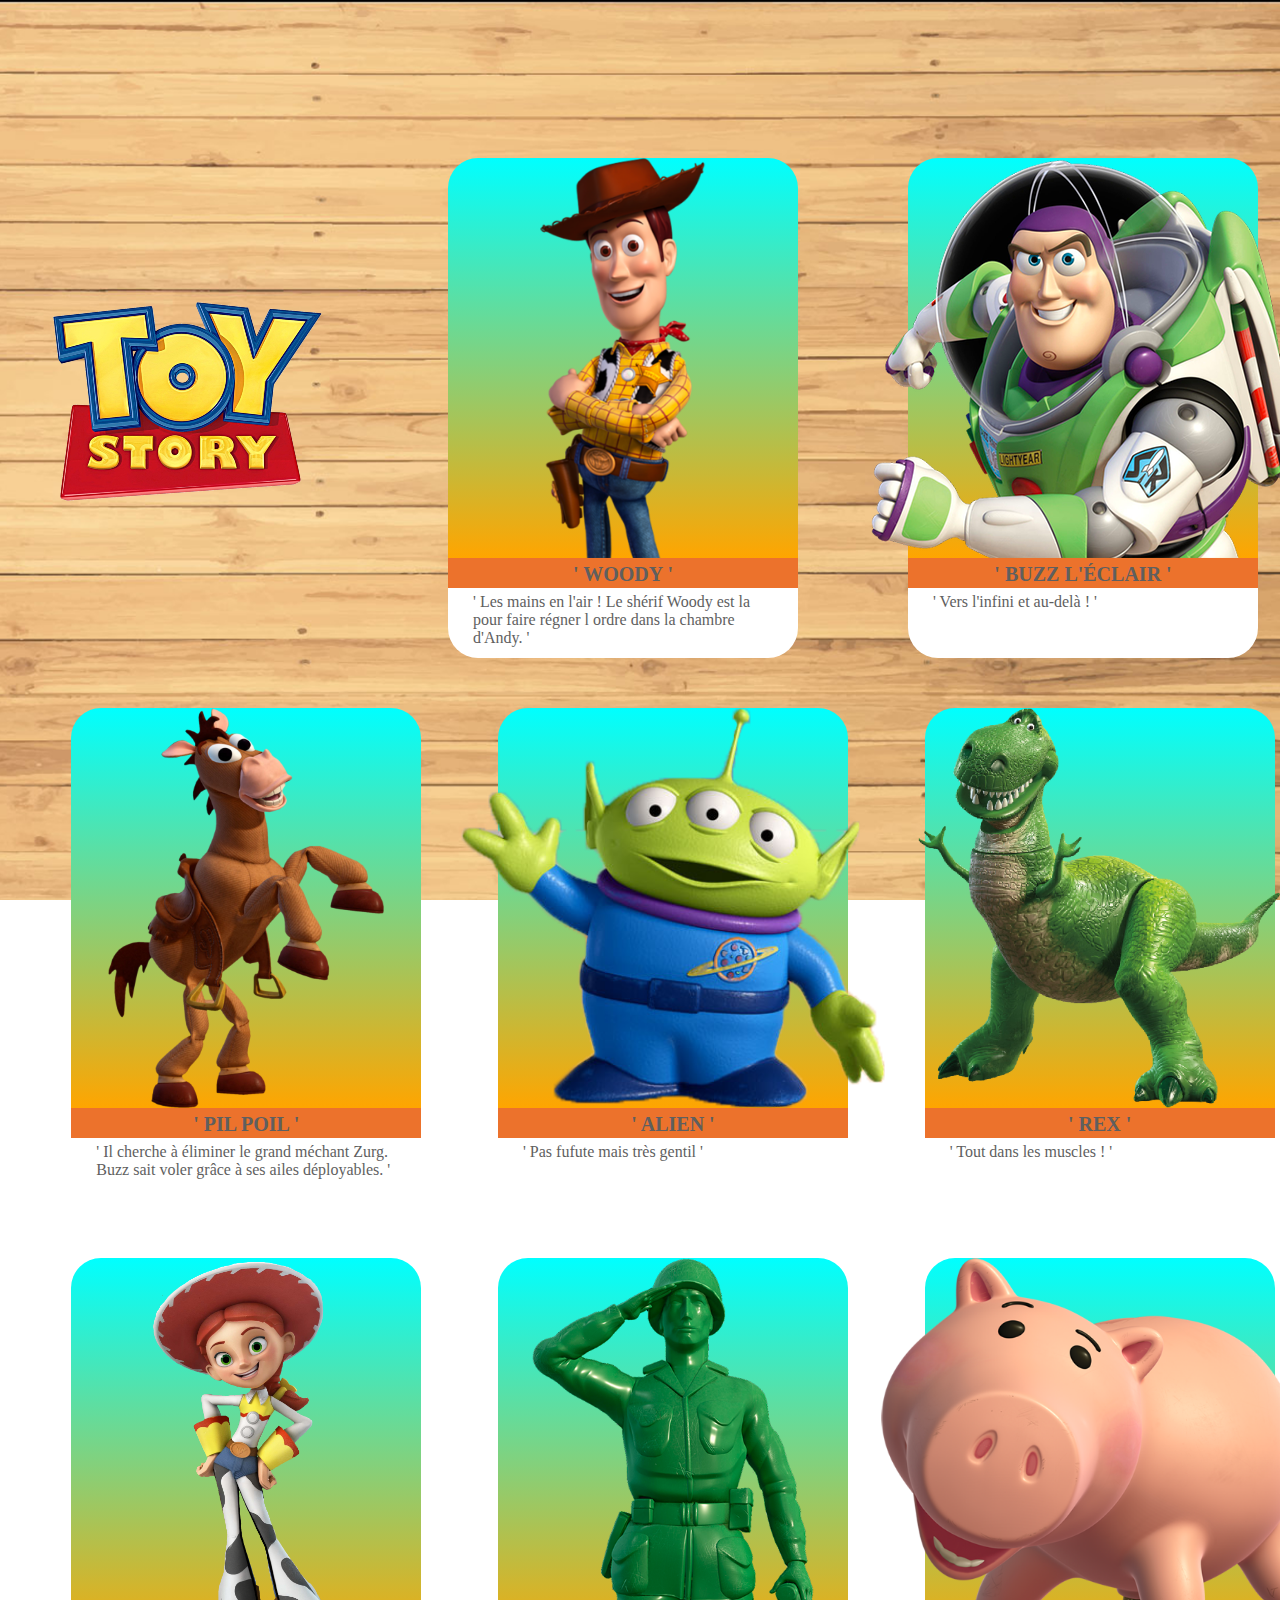
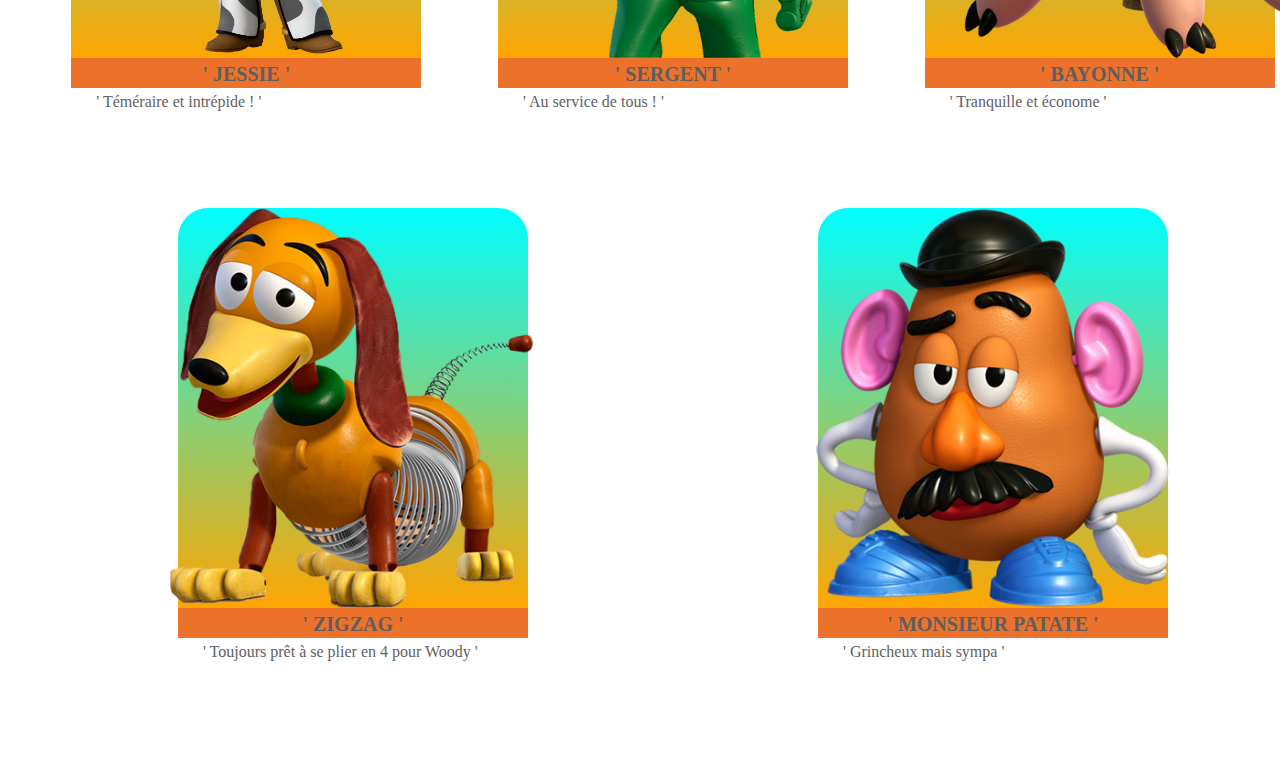
<file: sequence1/index.html>
<!DOCTYPE html>
<html>
<head>
	<title>Toy Story</title>
    <link rel="stylesheet" type="text/css" href="style.css">
    <meta charset="utf-8">
</head>
<body>
    <img src="images/logo.png" alt="logo" class="logo">





    <script src="https://ajax.googleapis.com/ajax/libs/jquery/3.5.1/jquery.min.js"></script> 
    <script>
         $(document).ready(function(){
    console.log("démarrage");
    fetch('datastory.json')
        .then(function (test) {
            console.log('le ficher est arrivé')
            console.log('maintenant c\est bon' )
            return test.json()
        })
    .then(function (reponse) {
        console.log('fin');
        reponse.forEach (function f(search) {
            document.body.innerHTML +=  `
     <div class="toy-card">
                <div class="toy-card__image">
                <img src=' ` +search.photo+  ` ' alt="">
                </div>
                <div class="toy-card__name"><p>' ` +search.nom+ ` '</p></div>
            <div class="toy-card__description">
                <p>' ` +search.info+ ` ' </p>
            </div>
            <div class="toy-card__unit-stats">
            <div class="one-third">
                <div class="third">
                <div class="stat">  ' `+search.vie+ ` '  </div>
                <div class="stat-value">Vie</div>
                </div>
                <div class="third">
                <div class="stat"> ' ` +search.discretion+ `  ' </div>
                <div class="stat-disc"> Discretion </div>
                </div>
                <div class="third">
                <div class="stat"> ' ` +search.action+ ` ' </div>
                <div class="stat-act"> Action </div>
                </div>
                </div>


                </div>
                </div>
    `
        });
    })
}) 
    var monTableau = [

{ "nom": "Woody", "vie": "25", "discretion": "22", "action": "40", "photo": "images/woody.png", "info": "Les mains en l'air ! Le shérif Woody est la pour faire régner l ordre dans la chambre d'Andy." },

{ "nom": "Buzz l'éclair", "vie": "35", "discretion": "15", "action": "70", "photo": "images/buzz.png", "info": "Vers l'infini et au-delà !" },

{ "nom": "Pil Poil", "vie": "14", "discretion": "10", "action": "60", "photo": "images/pilpoil.png", "info": "Il cherche à éliminer le grand méchant Zurg. Buzz sait voler grâce à ses ailes déployables." },

{ "nom": "Alien", "vie": "11", "discretion": "12", "action": "10", "photo": "images/alien.png", "info": "Pas fufute mais très gentil" },

{ "nom": "Rex", "vie": "40", "discretion": "24", "action": "50", "photo": "images/rex.png", "info": "Tout dans les muscles !" },

{ "nom": "Jessie", "vie": "37", "discretion": "45", "action": "65", "photo": "images/jessie.png", "info": "Téméraire et intrépide ! " },

{ "nom": "Sergent", "vie": "12", "discretion": "60", "action": "75", "photo": "images/sergent.png", "info": "Au service de tous !" },

{ "nom": "Bayonne", "vie": "25", "discretion": "30", "action": "20", "photo": "images/bayonne.png", "info": "Tranquille et économe" },

{ "nom": "ZigZag", "vie": "35", "discretion": "30", "action": "40", "photo": "images/zigzag.png", "info": "Toujours prêt à se plier en 4 pour Woody" },

{ "nom": "Monsieur Patate", "vie": "18", "discretion": "35", "action": "30", "photo": "images/patate.png", "info": "Grincheux mais sympa" }

]
</script>
<script>
 
        </script>
    </script>
    
</body>

</html>
</file>
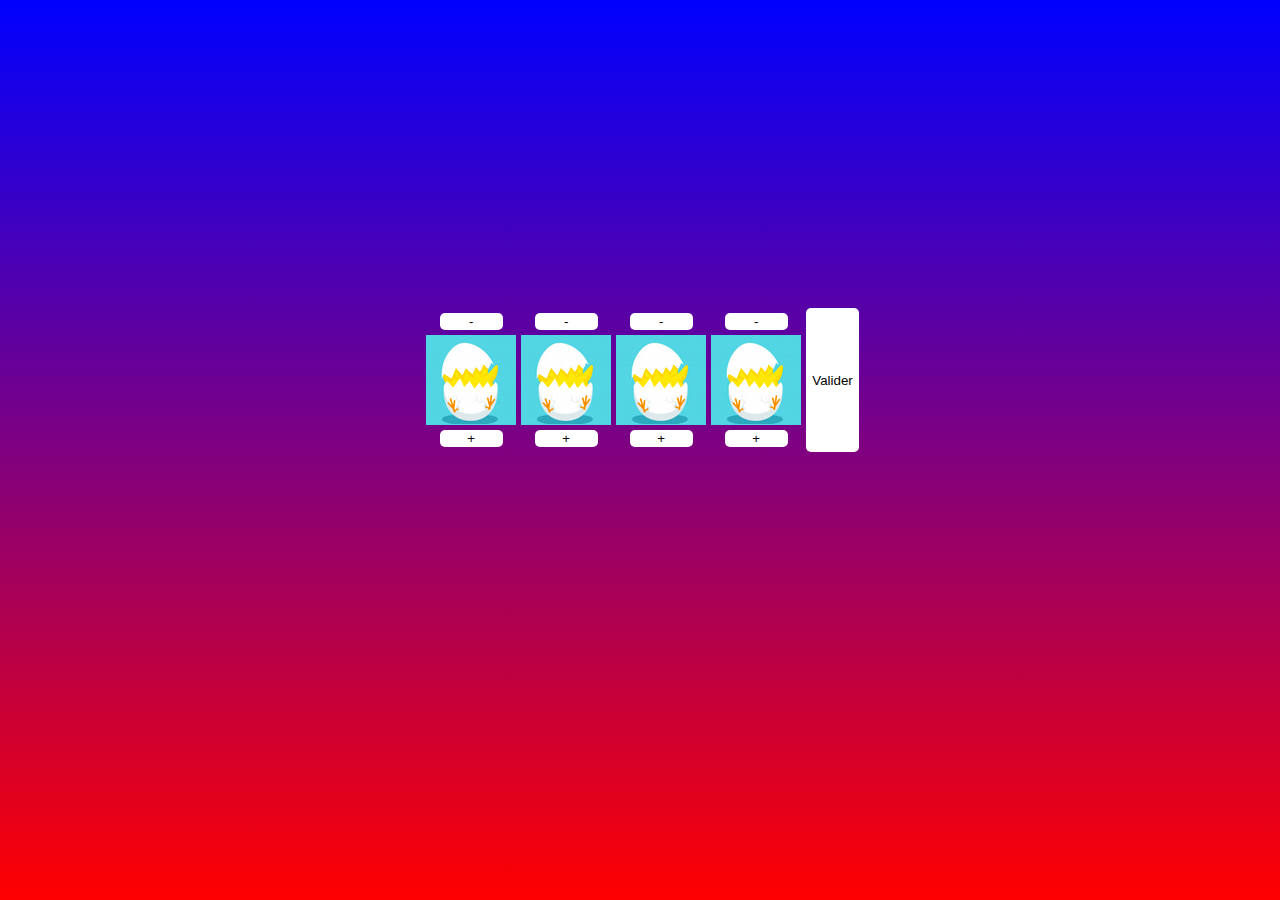
<file: sequence4/index.html>
<!DOCTYPE html>
<html lang="fr">
<head>
    <meta charset="UTF-8">
    <meta http-equiv="X-UA-Compatible" content="IE=edge">
    <meta name="viewport" content="width=device-width, initial-scale=1.0">
    <title>Enigme piou piou</title>
    <style type="text/css">
        html{
            background: linear-gradient(blue, red);
            background-repeat: no-repeat;
            height: 100%;
        }

        body{
            padding-top: 300px;
            display: flex;
            justify-content: center;
        }

        button{
            border: none;
            background-color: white;
        }


        #haut1, #haut2, #haut3, #haut4, #bas1, #bas2, #bas3, #bas4{
            border-radius: 5px;
            width: 70%;
        }

        #des1{
            background: url("images/oeufs.jpg");
            height: 90px;
            width: 90px;
            background-position-y: 0px;
        }

        #des2{
            background: url("images/oeufs.jpg");
            height: 90px;
            width: 90px;
            background-position-y: 0px;
        }

        #des3{
            background: url("images/oeufs.jpg");
            height: 90px;
            width: 90px;
            background-position-y: 0px;
        }

        #des4{
            background: url("images/oeufs.jpg");
            height: 90px;
            width: 90px;
            background-position-y: 0px;
        }

        .te, #valider{
            margin-left: 5px;
            border-radius: 5px;
        }

        .tes{
            width: 100%;
            display: flex;
            justify-content: center;
            padding-top: 5px;
            padding-bottom: 5px;
        }

        p{
            color: white;
            font-family: Helvetica;
            font-size: 200px;
            position: fixed;
        }

        #valider:hover {
            background: linear-gradient(blue, red);
        }

        #bas1:hover {background: linear-gradient(blue, red);
            color: white;} 
        #bas2:hover {background: linear-gradient(blue, red);
            color: white;} 
        #bas3:hover {background: linear-gradient(blue, red);
            color: white;} 
        #bas4:hover {
            background: linear-gradient(blue, red);
            color: white;
        }
        #haut1:hover {
            background: linear-gradient(blue, red);
            color: white;
        } 
        #haut2:hover {
            background: linear-gradient(blue, red);
            color: white;} 
            #haut3:hover {
                background: linear-gradient(blue, red);
            color: white;} 
            #haut4:hover {
            background: linear-gradient(blue, red);
            color: white;
        }
    </style>
    <script src="https://code.jquery.com/jquery-3.5.1.js"></script>
    <script>
        var depart1=0;
        var pos1=0;
        var depart2=0;
        var pos2=0;
        var depart3=0;
        var pos3=0;
        var depart4=0;
        var pos4=0;

        $(document).ready(function () {
            $pos1=0, $pos2=0, $pos3=0, $pos4=0;
            $('#bas1').click(function () {
                $pos1-= 100; if($pos1<-300)$pos1=0;
                $("#des1").animate({'background-position-y' : $pos1});
            })

            $('#haut1').click(function () {
                $pos1-= -100; if($pos1<-300)$pos1=0;
                $("#des1").animate({'background-position-y' : $pos1});
            })

            $('#bas2').click(function () {
                $pos2 -= 100; if($pos2<-300)$pos2=0;
                $("#des2").animate({'background-position-y' : $pos2});
            })

            $('#haut2').click(function () {
                $pos2 -= -100; if($pos2<-300)$pos2=0;
                $("#des2").animate({'background-position-y' : $pos2});
            })

            $('#bas3').click(function () {
                $pos3 -= 100; if($pos3<-300)$pos3=0;
                $("#des3").animate({'background-position-y' : $pos3});
            })

            $('#haut3').click(function () {
                $pos3 -= -100; if($pos3<-300)$pos3=0;
                $("#des3").animate({'background-position-y' : $pos3});
            })

            $('#bas4').click(function () {
                $pos4 -= 100; if($pos4<-300)$pos4=0;
                $("#des4").animate({'background-position-y' : $pos4});
            })

            $('#haut4').click(function () {
                $pos4 -= -100; if($pos4<-300)$pos4=0;
                $("#des4").animate({'background-position-y' : $pos4});
            })


            $('#valider').click(function () {
                if ($pos1 == -100 && $pos2 == -100 && $pos3 == -100 && $pos4 == -100) {
                    $('#resultat').fadeOut().delay(300000).html('Bon');
                } else {
                    $('#resultat').fadeOut().delay(300000).html('Faux');
                }
            });
        });

        
    </script>
</head>
<body>
    <div class="te">
        <div class="tes">
            <button id="haut1">-</button>
        </div>
        <div id="des1"></div>
        <div class="tes">
            <button id="bas1">+</button>
        </div>
    </div>
    <div class="te">
        <div class="tes">
            <button id="haut2">-</button>
        </div>
        <div id="des2"></div>
        <div class="tes">
            <button id="bas2">+</button>
        </div>
    </div>
    <div class="te">
        <div class="tes">
            <button id="haut3">-</button>
        </div>
        <div id="des3"></div>
        <div class="tes">
            <button id="bas3">+</button>
        </div>
    </div>
    <div class="te">
        <div class="tes">
            <button id="haut4">-</button>
        </div>
        <div id="des4"></div>
        <div class="tes">
            <button id="bas4">+</button>
        </div>
    </div>
        <button id="valider">Valider</button>
    <br>
        <p id="resultat"></p>
    
</body>
</html>
</file>
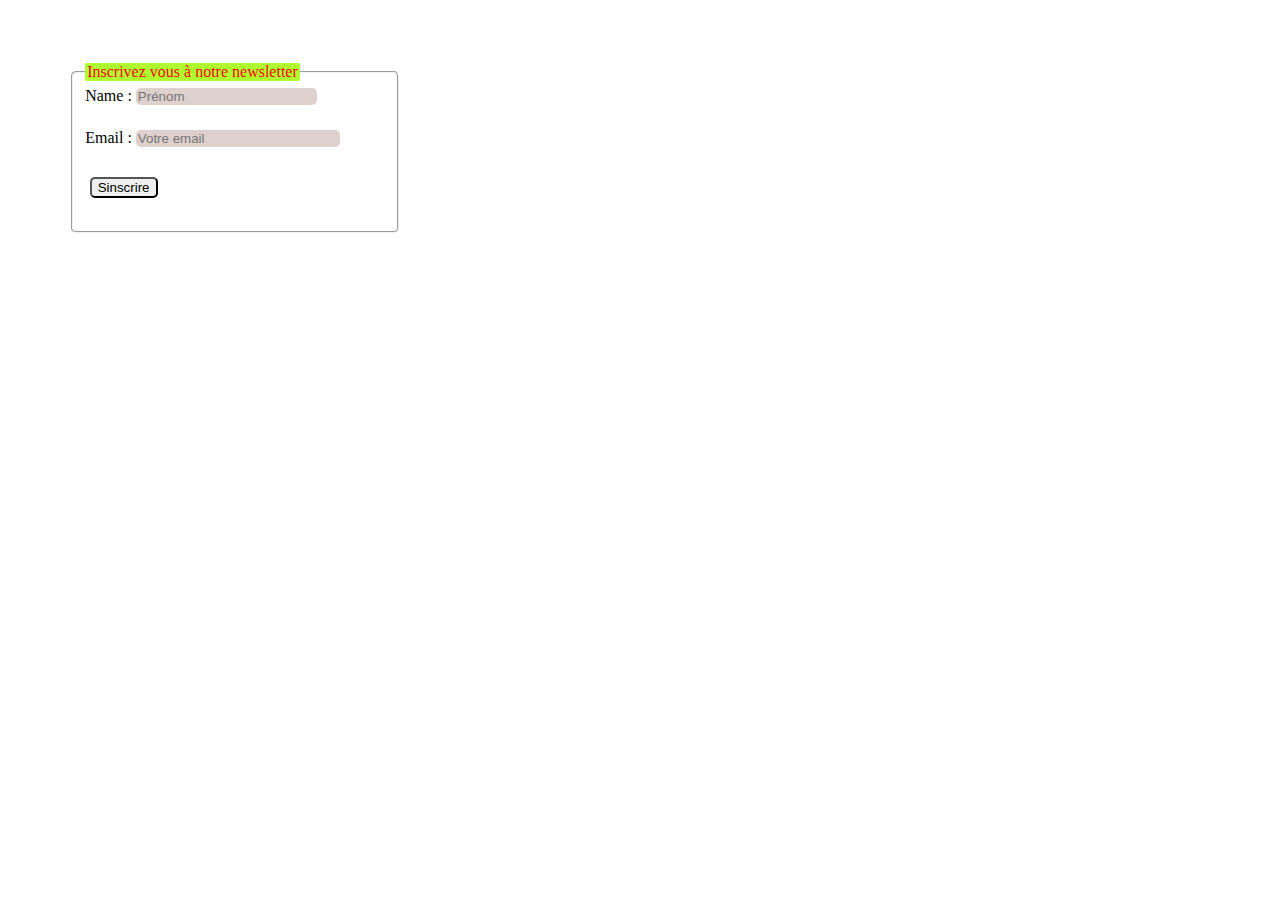
<file: sequence5/index.html>
<!DOCTYPE html>
<html lang="fr">
<head>
	<meta charset="UTF-8">
    <title>Inscription à la newsletter</title>
    <style>
legend{
    color: red;
    background-color: greenyellow;
    border-radius: 2px;
}
fieldset {
    margin: 5%;
    width: 300px;
    height: 150px;
    border-radius: 5px;
}

#email{
    background-color: #ded0cd;
    border: none;
    border-radius: 5px;
    width: 200px;

}

.email{
    margin-top: 2%;
}

#prenom{
    background-color: #ded0cd;
    border: none;
    border-radius: 5px;
}

#submit{
    border-radius: 5px;
    margin-left: 1.5%;
    margin-top: 10%;
}


    </style>
</head>

<body>
    <div id="form">
        <fieldset>
            <legend>Inscrivez vous à notre newsletter</legend>
            <form action="validation.php" method="post">
                <div class="prenom">
                    <label for="prenom">Name : </label>
                    <input type="text" id="prenom" name="prenom" placeholder="Prénom" required>
                </div>
                <br>
                <div class="email">
                    <label for="email">Email : </label>
                    <input type="email" id="email" name="email" placeholder="Votre email" required><br>
                    <input type="submit" id="submit" value="Sinscrire">
                </div>
        </fieldset>
            </form>
    </div>
</body>

<script src="https://code.jquery.com/jquery-3.3.1.min.js"></script>
<script>
    $(document).ready(function() {
      $('form').submit(function(event){
          event.preventDefault(); // Empêche le changement de page
          //console.log('envoi');
          traitementDuFormulaire();

      });

      function traitementDuFormulaire(){
          var formData = $('form').serialize();  // = var data = { prenom : $('#prenom').val(), mail : $('#mail').val() };
          console.info(formData);

          $.ajax({
              dataType : 'json',
              type : 'POST',
              url : 'validation.php',
              data : formData,
              success: function (reponse){
                  console.log(reponse);
                  $('.erreur').remove();

                  if (reponse === true) {
                      //console.log ('tout est ok');
                      $('input').last().after('Vous êtes bien enregistré !');
                  }
                  else{
                      // Il y a des erreurs
                      $.each(reponse, function(champ, erreur){
                          msgErreur ='<span class="erreur">'+erreur+'</span>'
                          $('#'+champ).after(msgErreur)
                            
                          $.each(reponse, function (champ, erreur){
                            
                          });
                      });
                  }
              },
              error: function(){
                  console.log('Problème de validation');
              }

          });
      }

    });
</script>
</html>
</file>
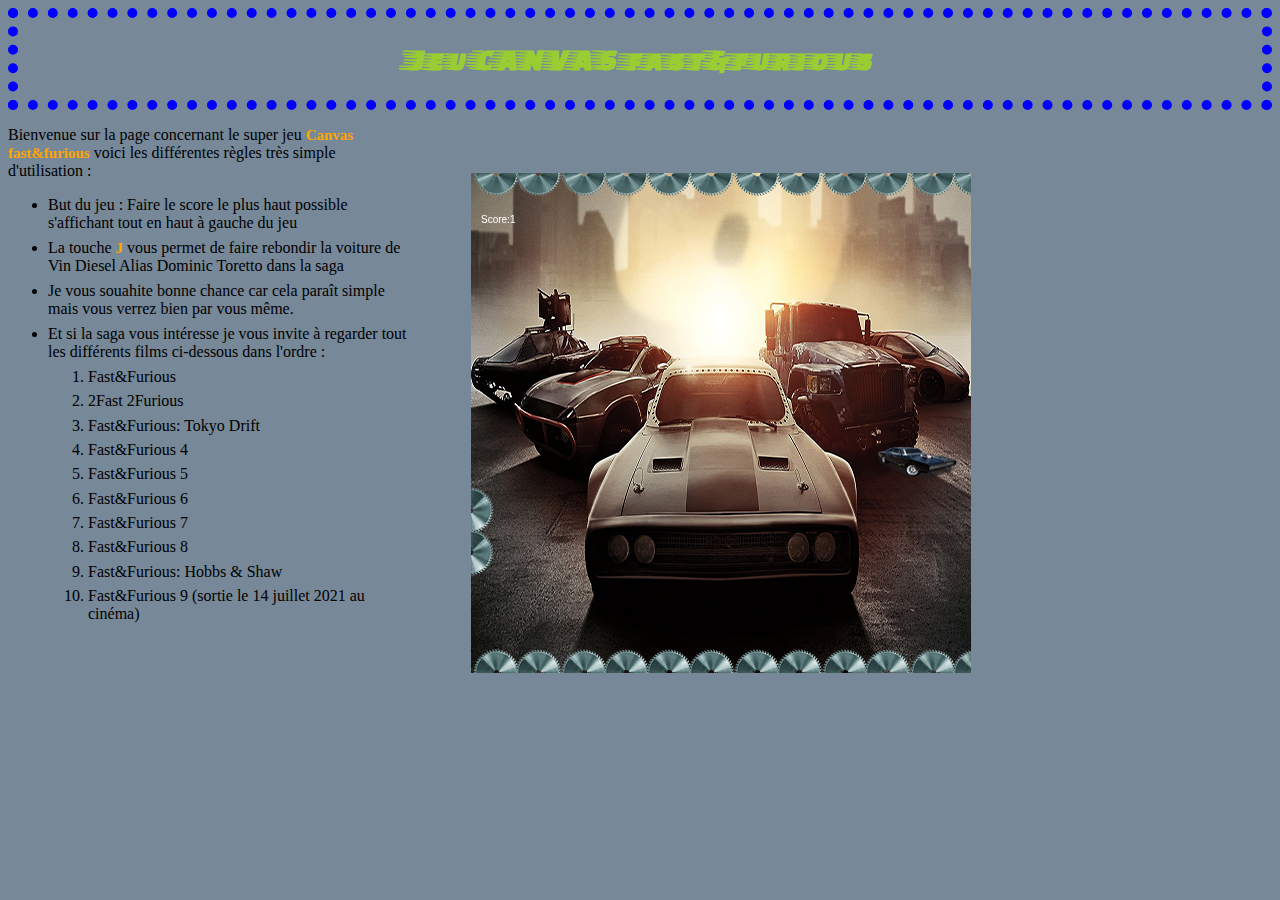
<file: sequence6/index.html>
<!DOCTYPE html>
<html lang="en">
<head>
    <meta charset="UTF-8">
    <meta http-equiv="X-UA-Compatible" content="IE=edge">
    <meta name="viewport" content="width=device-width, initial-scale=1.0">
    <title>Jeu Javascript</title>
    <script src="https://code.jquery.com/jquery-3.6.0.min.js"></script>
    <style>
         @import url('https://fonts.googleapis.com/css2?family=Faster+One&display=swap');
        body{
            background-color: lightslategray;
            
        }
        #titre{
            display: flex;
            justify-content: center;
            align-items: center;
            border: 10px dotted blue;
            font-family: 'Faster One', cursive;
            color:yellowgreen;
            font-size: 20px;
            
            
        }

        #regles {
            width: 400px;
            float:inline-start;
            
            
        }
        canvas {
            margin-left: 5%;
            margin-top: 5%;
        }
        span {
            color: orange;
            
        }

        li {
            margin-top: 2%;
        }

        .touche {
            font-size: 15px;
            font-weight: bold;
        }

        .titre {
            font-size: 15px;
            font-weight: bold;
        }
    </style>
    <script type="text/javascript">
    
    
    $(document).ready(function(){
        //declaration des variables
        var canvas1 = document.getElementById('monCanvas');
        var context = canvas1.getContext('2d');
        var x=250; 
        var y=250; 
        var vity=0; 
        var vitx=4; 
        var sauter=0; 
        var oldsauter=0; 
        var xobs=475; 
        var yobs=200; 
        var compteur=0;

        $('body').keydown(function(ev){
        if(ev.keyCode == 74) sauter=1 ;
        });

    $('body').keyup(function(ev){
        if(ev.keyCode == 74) {sauter=0;oldsauter=0} ;
        }); 
        
        // appel du ballon, des barres, et des obstacles
       
        var voiture = new Image();
        voiture.src = "Image/voiture.png";

        var voiture2 = new Image();
        voiture2.src = "Image/voiture2.png";
        
        var barre = new Image();
        barre.src = "Image/barre.png";

        var obstacle = new Image();
        obstacle.src = "Image/obstacle.png";

        var fond = new Image();
        fond.src = "Image/fastfurious.jpg";

       

        // Rafraichir la scène pour les déplacements
        var montimer = setInterval(function(){
            //Dessiner le fond  
            context.drawImage(fond,0,0)
            

            //Dessiner la voiture
            context.drawImage(voiture,x,y);
           
            

            //Animer le ballon
            x+=vitx
            
            //Dessiner les barres
            context.drawImage(barre,0,-25);
            context.drawImage(barre,0,475);
            x+=vitx
            y+=vity

            //Dessiner les obstacles

            context.drawImage(obstacle, xobs, yobs);


            //compteur 

             

             //incrementation variable vity

             vity += 0.05;

            //test des bordures
            if( x >= 430 ) { // Touche à droite
                
                vitx = -vitx ;
                
                compteur += 1;
                
                 

                if(y >= yobs-40 && y <= yobs+59) {
                    //console.log('touché')
                    compteur = 0;
                }
                
                x = 430 
                
            
                xobs = -24
                yobs = Math.round((Math.random()*330)+20)
                
            }
            if( x <= 0  ) {  // Touche à gauche
                vitx = -vitx ;
                
                compteur += 1;
                context.drawImage(voiture,x,y)
                
                x= 0 

                if(y >= yobs-40 && y <= yobs+89) {
                    //console.log('touché')
                    compteur = 0;
                }
            
                xobs = 476
                yobs = Math.round((Math.random()*330)+20)
            }
            if( y >= 435 ) { 
                vity = -vity ;
                compteur = 0 

                if(y >= yobs-40 && y <= yobs+89) {
                    //console.log('touché')
                    compteur = 0;
                }
                
                y= 435 }
            if( y <= 20  ) { 
                vity = -vity ;
                compteur = 0
                

                if(y >= yobs-40 && y <= yobs+89) {
                    //console.log('touché')
                    compteur = 0;
                }
                
                y= 20 }
            
            

           

            if( sauter == 1 && oldsauter == 0 ) { oldsauter=1 ; vity-=4; }

                    
            
                //compteur 

            context.fillStyle="white";
            context.fillText('Score:'+compteur,10,50);


           

 
        }, 25)
        
    })
    </script>
</head>
<body>
    <div id="titre"><h2>Jeu CANVAS fast&furious</h2></div>
    <div id="regles">
        <p>Bienvenue sur la page concernant le super jeu <span class="titre">Canvas fast&furious</span> voici les différentes règles très simple d'utilisation :</p>
        <ul>
            <li>But du jeu : Faire le score le plus haut possible s'affichant tout en haut à gauche du jeu</li>
            <li>La touche <span class="touche">J</span> vous permet de faire rebondir la voiture de Vin Diesel Alias Dominic Toretto dans la saga</li>
            <li>Je vous souahite bonne chance car cela paraît simple mais vous verrez bien par vous même.</li>
            <li>Et si la saga vous intéresse je vous invite à regarder tout les différents films ci-dessous dans l'ordre :
                <ol>
                    <li>Fast&Furious</li>
                    <li>2Fast 2Furious </li>
                    <li>Fast&Furious: Tokyo Drift</li>
                    <li>Fast&Furious 4</li>
                    <li>Fast&Furious 5</li>
                    <li>Fast&Furious 6</li>
                    <li>Fast&Furious 7</li>
                    <li>Fast&Furious 8</li>
                    <li>Fast&Furious: Hobbs & Shaw</li>
                    <li>Fast&Furious 9 (sortie le 14 juillet 2021 au cinéma)</li>
                </ol>
            </li>
        </ul>
    </div>


    <canvas width='500' height='500' id="monCanvas"></canvas>
    
</body>
</html>
</file>
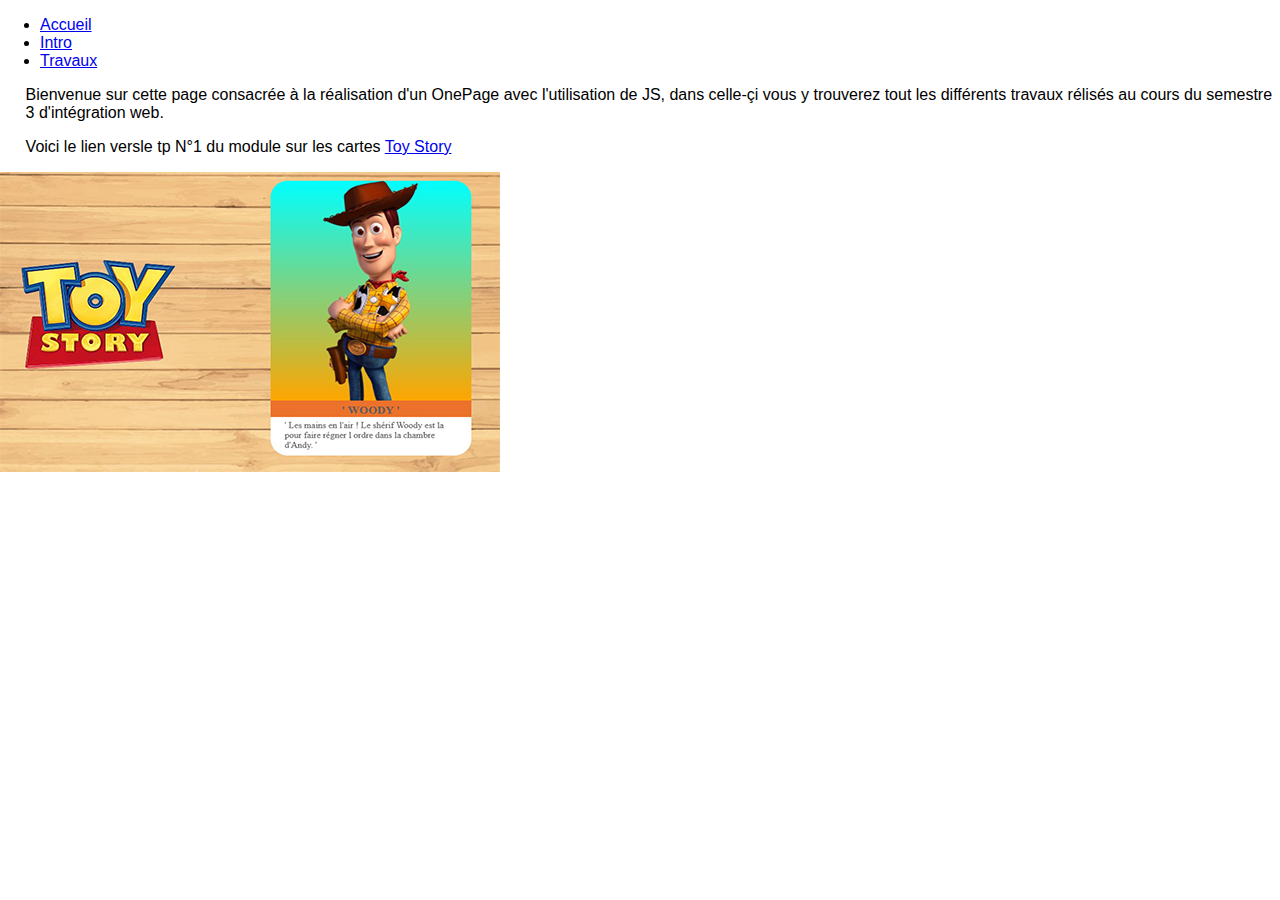
<file: final1.html>
<!DOCTYPE html>
<html lang="fr">
<head>
    <meta charset="UTF-8">
    <meta http-equiv="X-UA-Compatible" content="IE=edge">
    <meta name="viewport" content="width=device-width, initial-scale=1.0">
    <title>TP Final M3206</title>
    <link rel="stylesheet" href="css/style.css">
</head>
<body>
    <header class="fond">
        <nav class="menu">
            <ul>
                <li><a href="#accueil">Accueil</a></li>
                <li><a href="#intro">Intro</a></li>
                <li><a href="#travaux">Travaux</a></li>
            </ul>
        </nav>
        
    </header>

    <div id="intro">
        <p>Bienvenue sur cette page consacrée à la réalisation d'un OnePage avec l'utilisation de JS, dans celle-çi vous y trouverez tout les différents travaux rélisés au cours du semestre 3 d'intégration web. </p>
    </div>

    <div id="travaux">
        <div class="t1">
            <p class="toystory">Voici le lien versle tp N°1 du module sur les cartes <a href="sequence1/index.html">Toy Story</a></p>
            <img src="images/toystory.jpg" alt="tp toy story" class="toy">
        </div>
        <div class="t2">

        </div>
        <div class="t3">

        </div>
        <div class="t4">

        </div>
    </div>
    
</body>
</html>
</file>
<file: sequence1/style.css>
body{
    background-image:url(images/background.png);
    background-attachment:fixed;
    background-repeat:no-repeat;
        display: flex;
    background-size: cover;
    background-repeat: no-repeat;
    background-position: center;
    flex-wrap: wrap;
    justify-content: space-around;
    align-items: center;
    padding-top: 100px;
    width: 100%;
    height: 100%;
}

#toy{
    padding-top: 100px;
    width: 1300px;
    margin: auto;
    flex-wrap: wrap;
    justify-content: space-around;
    align-items: center;
}

.logo:hover{
    transition: 0.5s;
    transform: rotate(30deg);
}

#card-container{
    display: flex;
    justify-content: space-between;
}

.toy-card{
    background: blur(8px);;
    width: 350px;
    border-radius: 30px;
    Transition-duration: 0.3s;
        margin-top: 50px;
        margin-left: 50px;
}

.toy-card:hover {
    box-shadow: 2px 2px 15px black;
}

.toy-card__name{
    font-weight: bold;
    text-transform : uppercase;
    font-family: 'Fira Sans', sans-serif;
    font-size: 20px;
    height: 30px;
    background-color: #EC722C;
}

.toy-card__name p{
    text-align: center;
    width: 100%;
}

.toy-card__image{
    display: flex;
    justify-content: center;
    background: linear-gradient(cyan,orange);
     border-top-right-radius: 30px;
    border-top-left-radius: 30px;
}

.toy-card__image img{
    height: 400px;
}



.toy-card__description{
    background-color: white;
    height: 70px;
    display: flex;
    justify-content: center;
    border-bottom-left-radius: 30px;
    border-bottom-right-radius: 30px;
}

.toy-card:hover .toy-card__unit-stats {
    height: 70px;
    opacity: 1;
    transition: 1s;
}



.toy-card__unit-stats{
    background-color: #EC722C;
    opacity: 0;
    height: 0;
    Transition-duration: 0.3s;
    display: flex;
    justify-content: space-between;
    font-family: Roboto;
    color: white;
    border-bottom-left-radius: 30px;
    border-bottom-right-radius: 30px;
}

.toy-card__unit-stats:hover{
    background-color: #EC722C;
    height: 70px;
    display: flex;
    justify-content: space-between;
    font-family: Roboto;
    color: white;
    border-bottom-left-radius: 30px;
    border-bottom-right-radius: 30px;
    opacity: 1;
}


.one-third {
    display: flex;
    justify-content: space-around;
    width: 100%;
}

.stat {
text-align: center;
}

.third {
    width: 100%;
    padding-top: 18px;
}

.third:hover {
   background-color: #FFC77C;
       border-bottom-left-radius: 30px;
    border-bottom-right-radius: 30px;
}

.stat-value, .stat-disc, .stat-act{
    text-align: center;
}


.toy-card:hover img {
    transform: scale(1.1) translate(0, -20px);
    transition: 0.9s;
}

.toy-card:hover .toy-card__description{
    border-bottom-left-radius: 0;
    border-bottom-right-radius: 0;
    transition: 0.3s;
}

p{
    margin: 0;
    width: 300px;
    padding-top: 5px;
    font-family: roboto;
    color: #5F5F5F;
}
</file>
<file: css/style.css>
body{
	margin:0;
	padding: 0;
	font-family: arial;
	color: black;
}

.container-fluid {
	margin-left: 2%;
}

p {
	color: black;
}

#img-toy {
	margin-right: 5%;
}

#img-dd {
	margin-left: 2%;
}



.navbar-nav{
	margin-left:auto;
}

.nav-link:focus{
	text-decoration: none;
	color: blue;
}

.container-fluid{
		padding: 0px 50px 0px 50px;
	}


#header{
	
	position: fixed;
	top:0;
	width: 100%;
	z-index: 4000;
	background-color: #0F80FD;

}

.oi{
	padding-right: 5px;

}

#images{
	width: 100%;
}

#container-images{
	position: relative;
}

h1{
	position: absolute;
	z-index: 100;
	top:30%;
	text-align: center;
	width: 100%;
	color: white;
	font-size: 5vw;
	line-height: 150%;
	font-family: 'Playfair Display', sans-serif;
	text-shadow: 4px -4px 5px rgb(0,0,0,0.4);
}

h2{
	font-family: 'Playfair Display';
	margin-left: 2%;
}
p {
	margin-left: 2%;
}
.image{
	transition: .4s;
}

#cont-toy:hover #img-toy{
	transform: scale(1.04);
	box-shadow: 10px 10px 10px rgba(0,0,0,0.15);
}

#cont-dd:hover #img-dd{
	transform: scale(1.04);
	box-shadow: 10px 10px 10px rgba(0,0,0,0.15);
}
.cont-sep{
	width: 100%;
	display: flex;
	justify-content: center;
	margin-top: 90px;
	
}
.sep{
	
	width: 40px;
}
.anchor{
	height: 100px;
}

.tpp{
	text-align: justify;
	margin-top: 40px;
}

#cont-toy, #cont-dd{
	position: relative;
}

#aller{
	position: absolute;
	top: 40% ;
	right: 10%;
	background-color: #42b4d6;
	color: white;
	font-family:  'Playfair Display';
	padding: 10px 10px 10px;
	border-style: none;
	opacity: 0%;
	transition: 0.6s;
}



#cont-toy:hover #aller{
	opacity: 100%;
	right: 45%;
}

#aller2{
	position: absolute;
	top: 40% ;
	left: 10%;
	background-color: #42b4d6;
	color: white;
	font-family:  'Playfair Display';
	padding: 10px 10px 10px;
	border-style: none;
	opacity: 0%;
	transition: 0.6s;
}

#cont-dd:hover #aller2{
	opacity: 100%;
	left: 45%;
}

@media screen and (min-width: 769px) and (max-width: 900px) 
{
	#aller{
		top: 20% ;
	}

	#aller2{
		top: 20% ;

	}		
}




#img-toy{
	width:100%;
}

#img-dd{
	width: 100%;
}

footer{
	margin-top: 25px;
	background-color: #262626;
	height: 100px;


}

#bas {
	margin: 0;
}


footer ul{
	list-style-type: none;
	display: flex;
	flex-direction: row;
	justify-content: space-between;
	justify-content: space-around;
	padding: 0;
	color: white;
	padding-top: 40px;
}



footer a{
	text-decoration: none;
	font-size: 15px;
	color: white;
}

footer a:hover{
	color: white;
}
@media screen and (max-width: 660px){
	footer ul{
		padding-top: 15px;
		display: grid;
		grid-template-rows: 1fr 1fr;

	}

	footer li:nth-child(1), footer li:nth-child(2), footer li:nth-child(3){
		grid-row: 1/2;
	}
}
</file>
